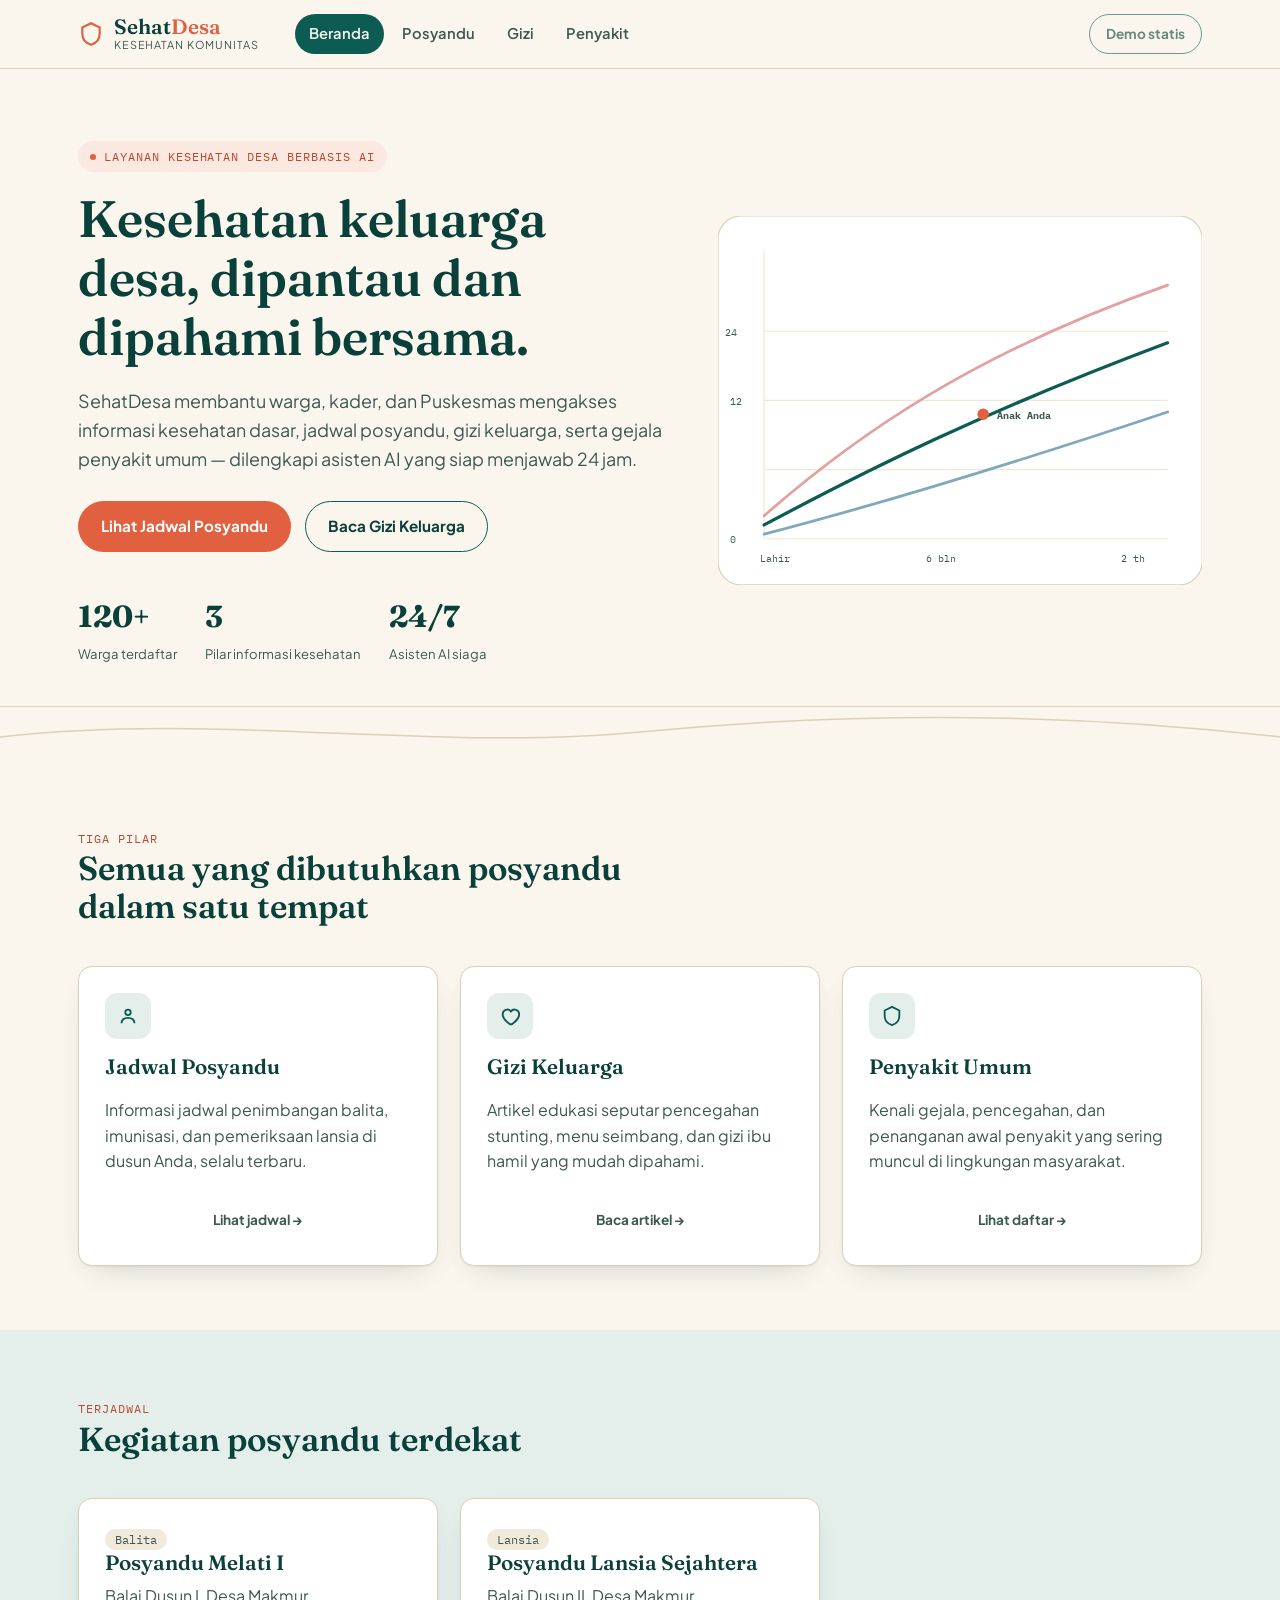
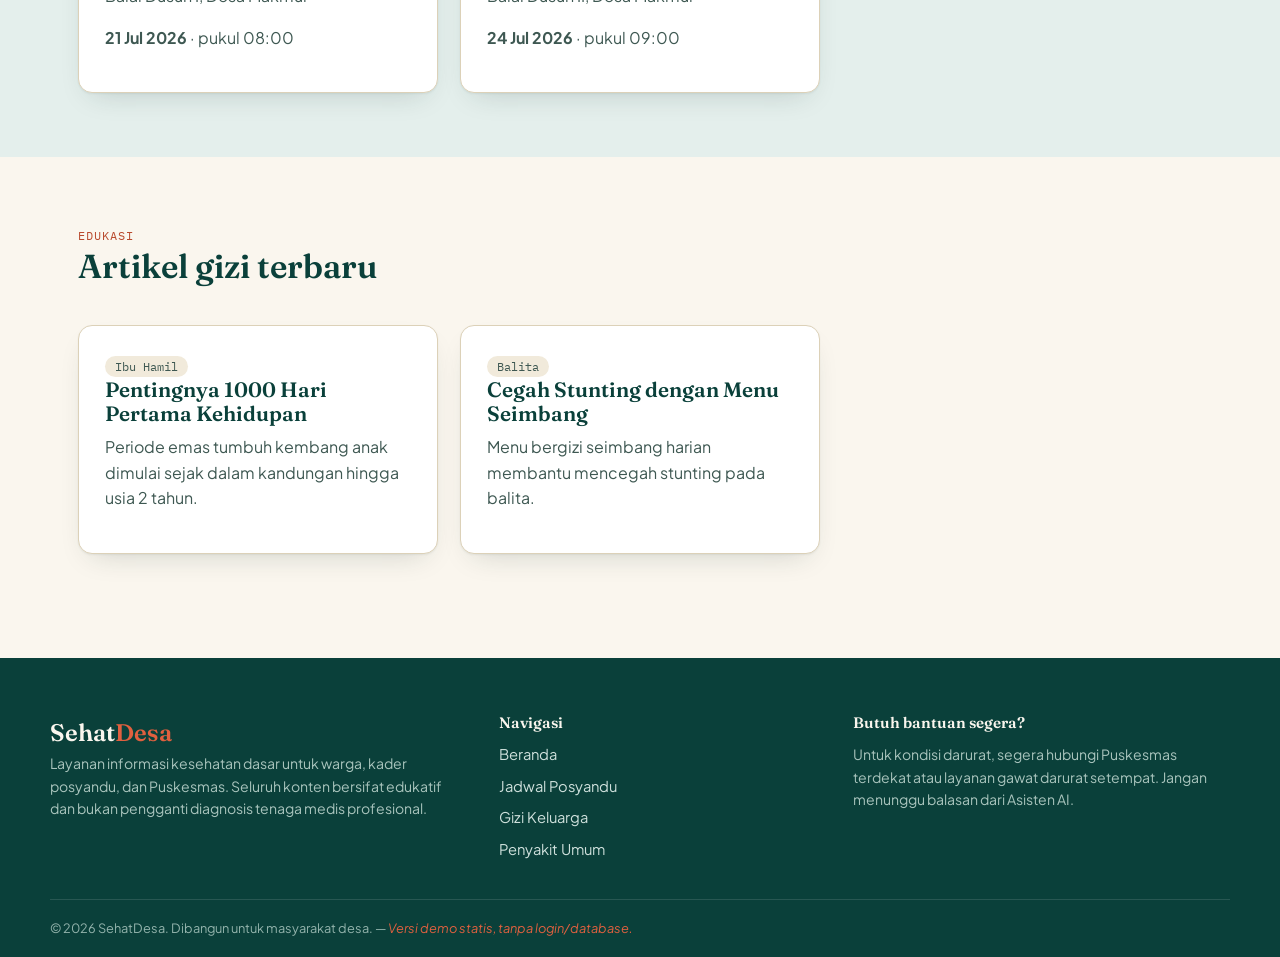
<file: index.html>
<!DOCTYPE html>
<html lang="id">
<head>
<meta charset="UTF-8">
<meta name="viewport" content="width=device-width, initial-scale=1.0">
<title>Beranda · SehatDesa</title>
<link rel="preconnect" href="https://fonts.googleapis.com">
<link href="https://fonts.googleapis.com/css2?family=Fraunces:wght@600;700&family=Plus+Jakarta+Sans:wght@400;500;600;700&family=IBM+Plex+Mono:wght@500&display=swap" rel="stylesheet">
<link rel="stylesheet" href="assets/css/style.css">
</head>
<body>
<header class="site-header">
  <div class="wrap site-header__inner" id="siteHeaderInner">
    <a href="index.html" class="brand">
      <span class="brand__mark">
        <svg width="26" height="26" viewBox="0 0 24 24" fill="none" stroke="currentColor" stroke-width="2"><path d="M12 2 4 6v6c0 5 3.5 8.5 8 10 4.5-1.5 8-5 8-10V6l-8-4z"/></svg>
      </span>
      <span class="brand__text">
        <span class="brand__name">Sehat<em>Desa</em></span>
        <span class="brand__tag">Kesehatan Komunitas</span>
      </span>
    </a>

    <nav class="main-nav">
      <a href="index.html" class="is-active">Beranda</a>
      <a href="posyandu.html">Posyandu</a>
      <a href="gizi.html">Gizi</a>
      <a href="penyakit.html">Penyakit</a>
    </nav>

    <div class="header-actions">
      <span class="btn btn--outline btn--sm" style="pointer-events:none; opacity:0.6;">Demo statis</span>
      <button class="nav-toggle" id="navToggle" aria-label="Buka menu" aria-expanded="false">
        <span></span><span></span><span></span>
      </button>
    </div>
  </div>
</header>

<main>

<section class="hero">
  <div class="wrap hero__inner">
    <div>
      <span class="hero__eyebrow">Layanan kesehatan desa berbasis AI</span>
      <h1>Kesehatan keluarga desa, dipantau dan dipahami bersama.</h1>
      <p class="lede">SehatDesa membantu warga, kader, dan Puskesmas mengakses informasi kesehatan dasar, jadwal posyandu, gizi keluarga, serta gejala penyakit umum — dilengkapi asisten AI yang siap menjawab 24 jam.</p>
      <div class="hero__actions">
        <a href="posyandu.html" class="btn btn--primary">Lihat Jadwal Posyandu</a>
        <a href="gizi.html" class="btn btn--outline">Baca Gizi Keluarga</a>
      </div>
      <div class="hero__stats">
        <div class="hero__stat"><strong>120+</strong><span>Warga terdaftar</span></div>
        <div class="hero__stat"><strong>3</strong><span>Pilar informasi kesehatan</span></div>
        <div class="hero__stat"><strong>24/7</strong><span>Asisten AI siaga</span></div>
      </div>
    </div>
    <div>
      <!-- Motif grafik pertumbuhan, terinspirasi Kartu Menuju Sehat (KMS) -->
      <svg class="growth-chart" viewBox="0 0 420 320" xmlns="http://www.w3.org/2000/svg">
        <rect x="0" y="0" width="420" height="320" rx="20" fill="#ffffff" stroke="#DCD1B8"/>
        <g stroke="#EFE7D4" stroke-width="1">
          <line x1="40" y1="30" x2="40" y2="280"/>
          <line x1="40" y1="280" x2="390" y2="280"/>
          <line x1="40" y1="220" x2="390" y2="220"/>
          <line x1="40" y1="160" x2="390" y2="160"/>
          <line x1="40" y1="100" x2="390" y2="100"/>
        </g>
        <text x="10" y="284">0</text><text x="10" y="164">12</text><text x="6" y="104">24</text>
        <text x="36" y="300">Lahir</text><text x="180" y="300">6 bln</text><text x="350" y="300">2 th</text>
        <path class="line-p97" d="M40 260 C 120 190, 220 120, 390 60" fill="none" stroke-width="2.4" stroke-linecap="round"/>
        <path class="line-p50" d="M40 268 C 130 220, 230 170, 390 110" fill="none" stroke-width="2.8" stroke-linecap="round"/>
        <path class="line-p3" d="M40 276 C 140 250, 240 220, 390 170" fill="none" stroke-width="2.4" stroke-linecap="round"/>
        <circle cx="230" cy="172" r="5" fill="#E0603F"/>
        <text x="242" y="176" fill="#E0603F" font-weight="700">Anak Anda</text>
      </svg>
    </div>
  </div>
</section>

<svg class="section-divider" viewBox="0 0 1180 46" preserveAspectRatio="none"><path d="M0 30 C 200 5, 400 45, 590 25 S 980 5, 1180 30" fill="none" stroke="currentColor" stroke-width="1.5"/></svg>

<section class="section">
  <div class="wrap">
    <div class="section__head">
      <span class="section__eyebrow">Tiga pilar</span>
      <h2>Semua yang dibutuhkan posyandu dalam satu tempat</h2>
    </div>
    <div class="grid grid--3">
      <div class="card card--feature">
        <span class="card__icon"><svg width="22" height="22" viewBox="0 0 24 24" fill="none" stroke="currentColor" stroke-width="2"><circle cx="12" cy="8" r="3"/><path d="M5 20c0-4 3-6 7-6s7 2 7 6"/></svg></span>
        <h3>Jadwal Posyandu</h3>
        <p>Informasi jadwal penimbangan balita, imunisasi, dan pemeriksaan lansia di dusun Anda, selalu terbaru.</p>
        <a href="posyandu.html" class="btn btn--ghost btn--sm">Lihat jadwal →</a>
      </div>
      <div class="card card--feature">
        <span class="card__icon"><svg width="22" height="22" viewBox="0 0 24 24" fill="none" stroke="currentColor" stroke-width="2"><path d="M12 21c-4-3-8-6-8-11a5 5 0 0 1 9-3 5 5 0 0 1 9 3c0 5-4 8-8 11z"/></svg></span>
        <h3>Gizi Keluarga</h3>
        <p>Artikel edukasi seputar pencegahan stunting, menu seimbang, dan gizi ibu hamil yang mudah dipahami.</p>
        <a href="gizi.html" class="btn btn--ghost btn--sm">Baca artikel →</a>
      </div>
      <div class="card card--feature">
        <span class="card__icon"><svg width="22" height="22" viewBox="0 0 24 24" fill="none" stroke="currentColor" stroke-width="2"><path d="M12 2 4 6v6c0 5 3.5 8.5 8 10 4.5-1.5 8-5 8-10V6l-8-4z"/></svg></span>
        <h3>Penyakit Umum</h3>
        <p>Kenali gejala, pencegahan, dan penanganan awal penyakit yang sering muncul di lingkungan masyarakat.</p>
        <a href="penyakit.html" class="btn btn--ghost btn--sm">Lihat daftar →</a>
      </div>
    </div>
  </div>
</section>

<section class="section section--tint">
  <div class="wrap">
    <div class="section__head">
      <span class="section__eyebrow">Terjadwal</span>
      <h2>Kegiatan posyandu terdekat</h2>
    </div>
    <div class="grid grid--3">
      <div class="card">
        <span class="pill">Balita</span>
        <h3>Posyandu Melati I</h3>
        <p>Balai Dusun I, Desa Makmur</p>
        <p><strong>21 Jul 2026</strong> · pukul 08:00</p>
      </div>
      <div class="card">
        <span class="pill">Lansia</span>
        <h3>Posyandu Lansia Sejahtera</h3>
        <p>Balai Dusun II, Desa Makmur</p>
        <p><strong>24 Jul 2026</strong> · pukul 09:00</p>
      </div>
    </div>
  </div>
</section>

<section class="section">
  <div class="wrap">
    <div class="section__head">
      <span class="section__eyebrow">Edukasi</span>
      <h2>Artikel gizi terbaru</h2>
    </div>
    <div class="grid grid--3">
      <div class="card">
        <span class="pill">Ibu Hamil</span>
        <h3>Pentingnya 1000 Hari Pertama Kehidupan</h3>
        <p>Periode emas tumbuh kembang anak dimulai sejak dalam kandungan hingga usia 2 tahun.</p>
      </div>
      <div class="card">
        <span class="pill">Balita</span>
        <h3>Cegah Stunting dengan Menu Seimbang</h3>
        <p>Menu bergizi seimbang harian membantu mencegah stunting pada balita.</p>
      </div>
    </div>
  </div>
</section>

</main>

<footer class="site-footer">
  <div class="wrap site-footer__inner">
    <div>
      <span class="brand__name brand__name--footer">Sehat<em>Desa</em></span>
      <p class="footer-note">Layanan informasi kesehatan dasar untuk warga, kader posyandu, dan Puskesmas. Seluruh konten bersifat edukatif dan bukan pengganti diagnosis tenaga medis profesional.</p>
    </div>
    <div>
      <h4>Navigasi</h4>
      <a href="index.html">Beranda</a>
      <a href="posyandu.html">Jadwal Posyandu</a>
      <a href="gizi.html">Gizi Keluarga</a>
      <a href="penyakit.html">Penyakit Umum</a>
    </div>
    <div>
      <h4>Butuh bantuan segera?</h4>
      <p>Untuk kondisi darurat, segera hubungi Puskesmas terdekat atau layanan gawat darurat setempat. Jangan menunggu balasan dari Asisten AI.</p>
    </div>
  </div>
  <div class="wrap site-footer__bottom">
    &copy; 2026 SehatDesa. Dibangun untuk masyarakat desa. — <em>Versi demo statis, tanpa login/database.</em>
  </div>
</footer>

<script src="assets/js/main.js"></script>
</body>
</html>
</file>
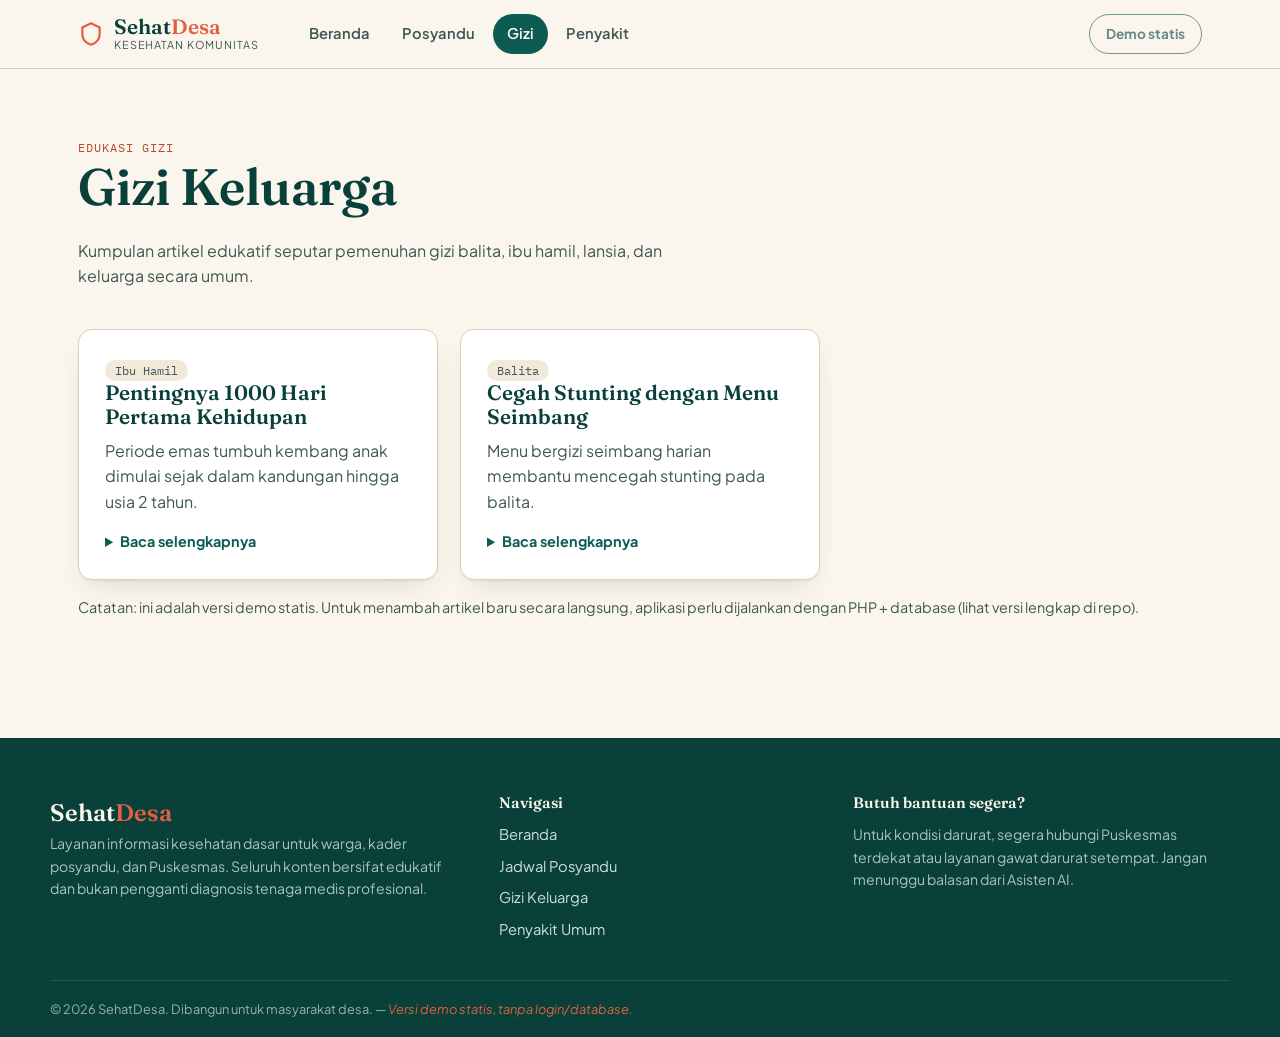
<file: gizi.html>
<!DOCTYPE html>
<html lang="id">
<head>
<meta charset="UTF-8">
<meta name="viewport" content="width=device-width, initial-scale=1.0">
<title>Gizi Keluarga · SehatDesa</title>
<link rel="preconnect" href="https://fonts.googleapis.com">
<link href="https://fonts.googleapis.com/css2?family=Fraunces:wght@600;700&family=Plus+Jakarta+Sans:wght@400;500;600;700&family=IBM+Plex+Mono:wght@500&display=swap" rel="stylesheet">
<link rel="stylesheet" href="assets/css/style.css">
</head>
<body>
<header class="site-header">
  <div class="wrap site-header__inner" id="siteHeaderInner">
    <a href="index.html" class="brand">
      <span class="brand__mark">
        <svg width="26" height="26" viewBox="0 0 24 24" fill="none" stroke="currentColor" stroke-width="2"><path d="M12 2 4 6v6c0 5 3.5 8.5 8 10 4.5-1.5 8-5 8-10V6l-8-4z"/></svg>
      </span>
      <span class="brand__text">
        <span class="brand__name">Sehat<em>Desa</em></span>
        <span class="brand__tag">Kesehatan Komunitas</span>
      </span>
    </a>

    <nav class="main-nav">
      <a href="index.html">Beranda</a>
      <a href="posyandu.html">Posyandu</a>
      <a href="gizi.html" class="is-active">Gizi</a>
      <a href="penyakit.html">Penyakit</a>
    </nav>

    <div class="header-actions">
      <span class="btn btn--outline btn--sm" style="pointer-events:none; opacity:0.6;">Demo statis</span>
      <button class="nav-toggle" id="navToggle" aria-label="Buka menu" aria-expanded="false">
        <span></span><span></span><span></span>
      </button>
    </div>
  </div>
</header>

<main>
<section class="section">
  <div class="wrap">
    <div class="section__head">
      <span class="section__eyebrow">Edukasi gizi</span>
      <h1>Gizi Keluarga</h1>
      <p>Kumpulan artikel edukatif seputar pemenuhan gizi balita, ibu hamil, lansia, dan keluarga secara umum.</p>
    </div>

    <div class="grid grid--3">
      <div class="card">
        <span class="pill">Ibu Hamil</span>
        <h3>Pentingnya 1000 Hari Pertama Kehidupan</h3>
        <p>Periode emas tumbuh kembang anak dimulai sejak dalam kandungan hingga usia 2 tahun.</p>
        <details>
          <summary style="cursor:pointer; font-weight:700; color:var(--teal); font-size:0.9rem;">Baca selengkapnya</summary>
          <p style="margin-top:10px;">Seribu hari pertama kehidupan, dihitung sejak masa kehamilan hingga anak berusia dua tahun, merupakan periode paling menentukan bagi tumbuh kembang anak. Kecukupan gizi ibu hamil dan menyusui, serta pemberian ASI eksklusif enam bulan, sangat memengaruhi kualitas fisik dan kecerdasan anak di masa depan.</p>
        </details>
      </div>
      <div class="card">
        <span class="pill">Balita</span>
        <h3>Cegah Stunting dengan Menu Seimbang</h3>
        <p>Menu bergizi seimbang harian membantu mencegah stunting pada balita.</p>
        <details>
          <summary style="cursor:pointer; font-weight:700; color:var(--teal); font-size:0.9rem;">Baca selengkapnya</summary>
          <p style="margin-top:10px;">Stunting dapat dicegah dengan memastikan balita mendapat menu yang mengandung karbohidrat, protein hewani, sayur, dan buah setiap hari. Pemberian makanan pendamping ASI yang tepat sejak usia 6 bulan menjadi kunci utama pencegahan.</p>
        </details>
      </div>
    </div>
    <p style="margin-top:16px; font-size:0.9rem; color:var(--ink-soft);">Catatan: ini adalah versi demo statis. Untuk menambah artikel baru secara langsung, aplikasi perlu dijalankan dengan PHP + database (lihat versi lengkap di repo).</p>
  </div>
</section>
</main>

<footer class="site-footer">
  <div class="wrap site-footer__inner">
    <div>
      <span class="brand__name brand__name--footer">Sehat<em>Desa</em></span>
      <p class="footer-note">Layanan informasi kesehatan dasar untuk warga, kader posyandu, dan Puskesmas. Seluruh konten bersifat edukatif dan bukan pengganti diagnosis tenaga medis profesional.</p>
    </div>
    <div>
      <h4>Navigasi</h4>
      <a href="index.html">Beranda</a>
      <a href="posyandu.html">Jadwal Posyandu</a>
      <a href="gizi.html">Gizi Keluarga</a>
      <a href="penyakit.html">Penyakit Umum</a>
    </div>
    <div>
      <h4>Butuh bantuan segera?</h4>
      <p>Untuk kondisi darurat, segera hubungi Puskesmas terdekat atau layanan gawat darurat setempat. Jangan menunggu balasan dari Asisten AI.</p>
    </div>
  </div>
  <div class="wrap site-footer__bottom">
    &copy; 2026 SehatDesa. Dibangun untuk masyarakat desa. — <em>Versi demo statis, tanpa login/database.</em>
  </div>
</footer>

<script src="assets/js/main.js"></script>
</body>
</html>
</file>
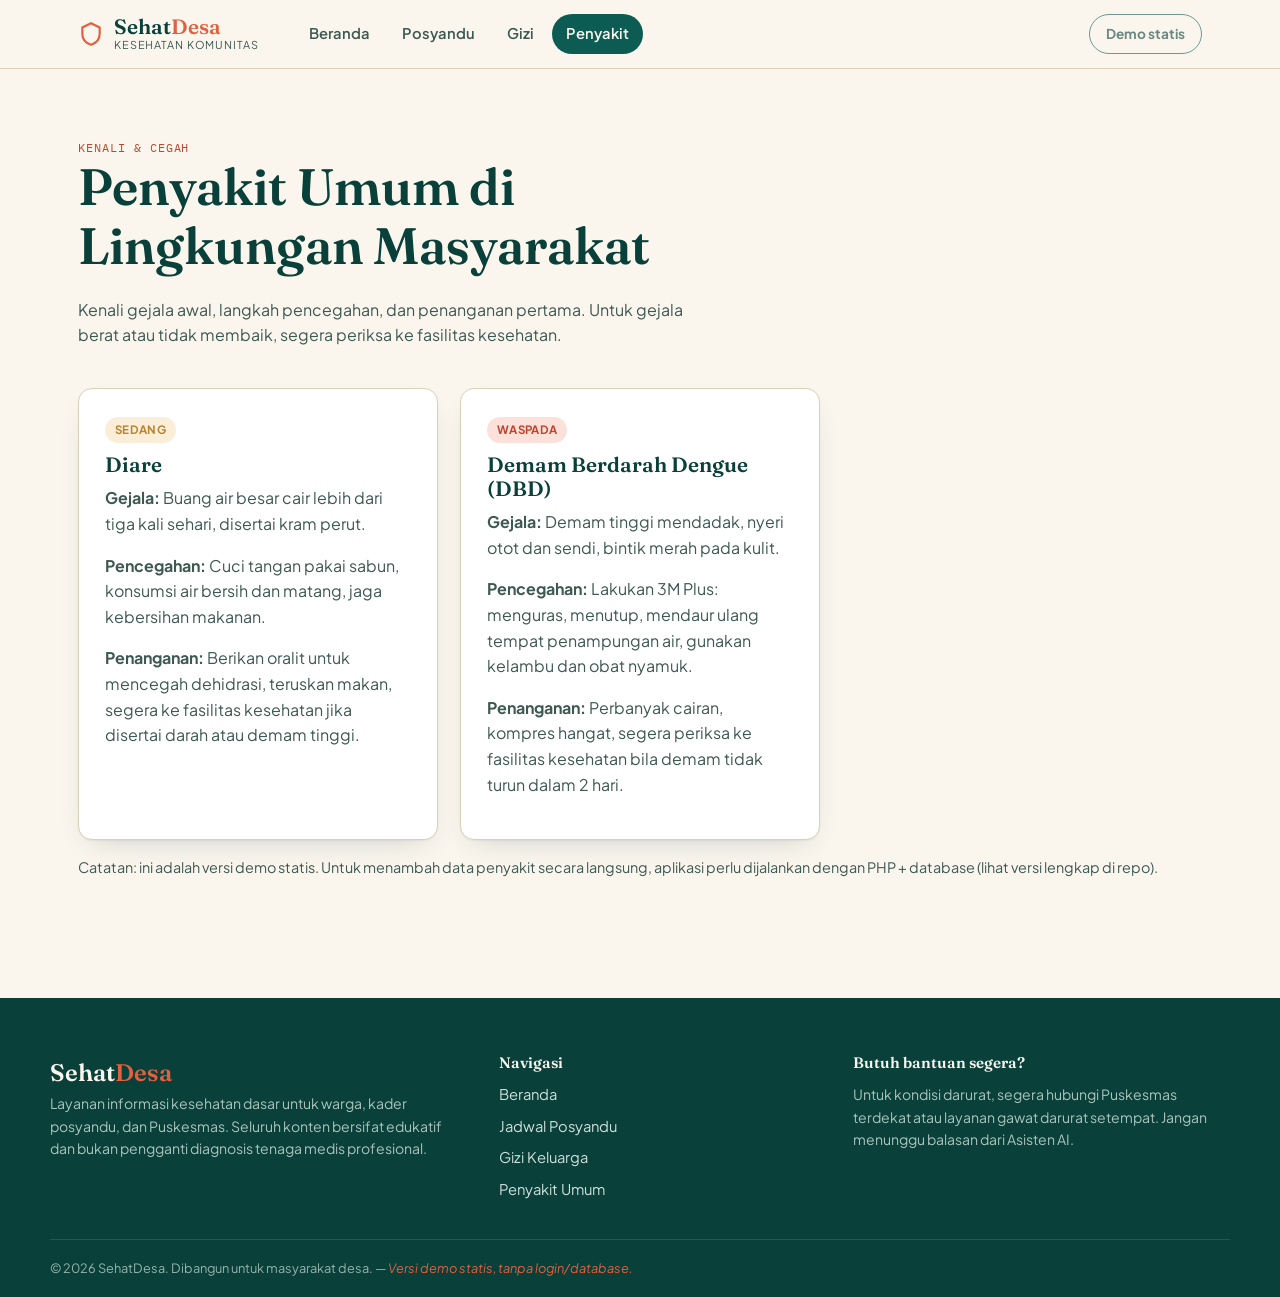
<file: penyakit.html>
<!DOCTYPE html>
<html lang="id">
<head>
<meta charset="UTF-8">
<meta name="viewport" content="width=device-width, initial-scale=1.0">
<title>Penyakit Umum · SehatDesa</title>
<link rel="preconnect" href="https://fonts.googleapis.com">
<link href="https://fonts.googleapis.com/css2?family=Fraunces:wght@600;700&family=Plus+Jakarta+Sans:wght@400;500;600;700&family=IBM+Plex+Mono:wght@500&display=swap" rel="stylesheet">
<link rel="stylesheet" href="assets/css/style.css">
</head>
<body>
<header class="site-header">
  <div class="wrap site-header__inner" id="siteHeaderInner">
    <a href="index.html" class="brand">
      <span class="brand__mark">
        <svg width="26" height="26" viewBox="0 0 24 24" fill="none" stroke="currentColor" stroke-width="2"><path d="M12 2 4 6v6c0 5 3.5 8.5 8 10 4.5-1.5 8-5 8-10V6l-8-4z"/></svg>
      </span>
      <span class="brand__text">
        <span class="brand__name">Sehat<em>Desa</em></span>
        <span class="brand__tag">Kesehatan Komunitas</span>
      </span>
    </a>

    <nav class="main-nav">
      <a href="index.html">Beranda</a>
      <a href="posyandu.html">Posyandu</a>
      <a href="gizi.html">Gizi</a>
      <a href="penyakit.html" class="is-active">Penyakit</a>
    </nav>

    <div class="header-actions">
      <span class="btn btn--outline btn--sm" style="pointer-events:none; opacity:0.6;">Demo statis</span>
      <button class="nav-toggle" id="navToggle" aria-label="Buka menu" aria-expanded="false">
        <span></span><span></span><span></span>
      </button>
    </div>
  </div>
</header>

<main>
<section class="section">
  <div class="wrap">
    <div class="section__head">
      <span class="section__eyebrow">Kenali & cegah</span>
      <h1>Penyakit Umum di Lingkungan Masyarakat</h1>
      <p>Kenali gejala awal, langkah pencegahan, dan penanganan pertama. Untuk gejala berat atau tidak membaik, segera periksa ke fasilitas kesehatan.</p>
    </div>

    <div class="grid grid--3">
      <div class="card">
        <span class="badge badge--warn">Sedang</span>
        <h3 style="margin-top:10px;">Diare</h3>
        <p><strong>Gejala:</strong> Buang air besar cair lebih dari tiga kali sehari, disertai kram perut.</p>
        <p><strong>Pencegahan:</strong> Cuci tangan pakai sabun, konsumsi air bersih dan matang, jaga kebersihan makanan.</p>
        <p><strong>Penanganan:</strong> Berikan oralit untuk mencegah dehidrasi, teruskan makan, segera ke fasilitas kesehatan jika disertai darah atau demam tinggi.</p>
      </div>
      <div class="card">
        <span class="badge badge--danger">Waspada</span>
        <h3 style="margin-top:10px;">Demam Berdarah Dengue (DBD)</h3>
        <p><strong>Gejala:</strong> Demam tinggi mendadak, nyeri otot dan sendi, bintik merah pada kulit.</p>
        <p><strong>Pencegahan:</strong> Lakukan 3M Plus: menguras, menutup, mendaur ulang tempat penampungan air, gunakan kelambu dan obat nyamuk.</p>
        <p><strong>Penanganan:</strong> Perbanyak cairan, kompres hangat, segera periksa ke fasilitas kesehatan bila demam tidak turun dalam 2 hari.</p>
      </div>
    </div>
    <p style="margin-top:16px; font-size:0.9rem; color:var(--ink-soft);">Catatan: ini adalah versi demo statis. Untuk menambah data penyakit secara langsung, aplikasi perlu dijalankan dengan PHP + database (lihat versi lengkap di repo).</p>
  </div>
</section>
</main>

<footer class="site-footer">
  <div class="wrap site-footer__inner">
    <div>
      <span class="brand__name brand__name--footer">Sehat<em>Desa</em></span>
      <p class="footer-note">Layanan informasi kesehatan dasar untuk warga, kader posyandu, dan Puskesmas. Seluruh konten bersifat edukatif dan bukan pengganti diagnosis tenaga medis profesional.</p>
    </div>
    <div>
      <h4>Navigasi</h4>
      <a href="index.html">Beranda</a>
      <a href="posyandu.html">Jadwal Posyandu</a>
      <a href="gizi.html">Gizi Keluarga</a>
      <a href="penyakit.html">Penyakit Umum</a>
    </div>
    <div>
      <h4>Butuh bantuan segera?</h4>
      <p>Untuk kondisi darurat, segera hubungi Puskesmas terdekat atau layanan gawat darurat setempat. Jangan menunggu balasan dari Asisten AI.</p>
    </div>
  </div>
  <div class="wrap site-footer__bottom">
    &copy; 2026 SehatDesa. Dibangun untuk masyarakat desa. — <em>Versi demo statis, tanpa login/database.</em>
  </div>
</footer>

<script src="assets/js/main.js"></script>
</body>
</html>
</file>
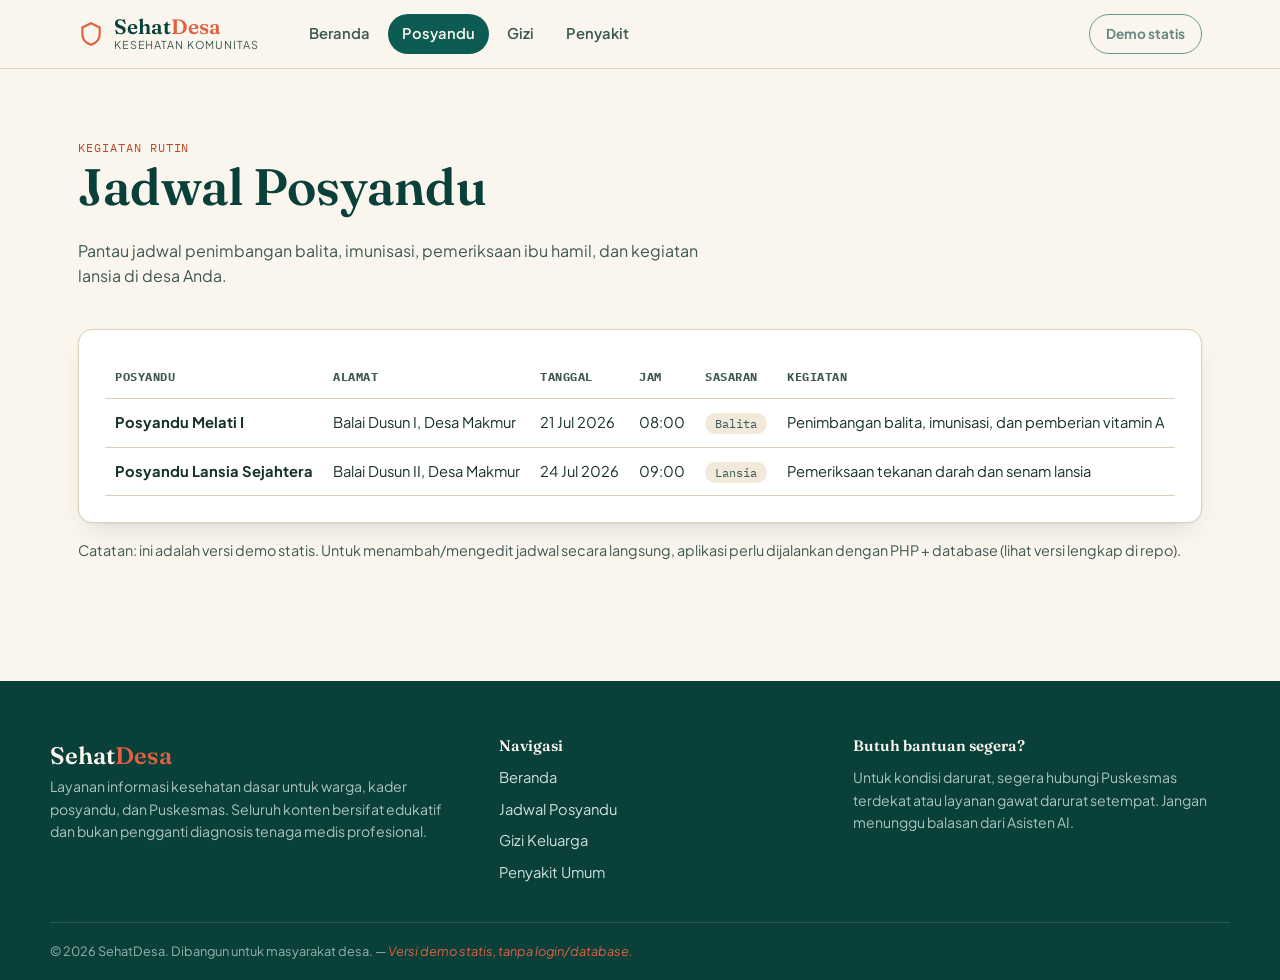
<file: posyandu.html>
<!DOCTYPE html>
<html lang="id">
<head>
<meta charset="UTF-8">
<meta name="viewport" content="width=device-width, initial-scale=1.0">
<title>Jadwal Posyandu · SehatDesa</title>
<link rel="preconnect" href="https://fonts.googleapis.com">
<link href="https://fonts.googleapis.com/css2?family=Fraunces:wght@600;700&family=Plus+Jakarta+Sans:wght@400;500;600;700&family=IBM+Plex+Mono:wght@500&display=swap" rel="stylesheet">
<link rel="stylesheet" href="assets/css/style.css">
</head>
<body>
<header class="site-header">
  <div class="wrap site-header__inner" id="siteHeaderInner">
    <a href="index.html" class="brand">
      <span class="brand__mark">
        <svg width="26" height="26" viewBox="0 0 24 24" fill="none" stroke="currentColor" stroke-width="2"><path d="M12 2 4 6v6c0 5 3.5 8.5 8 10 4.5-1.5 8-5 8-10V6l-8-4z"/></svg>
      </span>
      <span class="brand__text">
        <span class="brand__name">Sehat<em>Desa</em></span>
        <span class="brand__tag">Kesehatan Komunitas</span>
      </span>
    </a>

    <nav class="main-nav">
      <a href="index.html">Beranda</a>
      <a href="posyandu.html" class="is-active">Posyandu</a>
      <a href="gizi.html">Gizi</a>
      <a href="penyakit.html">Penyakit</a>
    </nav>

    <div class="header-actions">
      <span class="btn btn--outline btn--sm" style="pointer-events:none; opacity:0.6;">Demo statis</span>
      <button class="nav-toggle" id="navToggle" aria-label="Buka menu" aria-expanded="false">
        <span></span><span></span><span></span>
      </button>
    </div>
  </div>
</header>

<main>
<section class="section">
  <div class="wrap">
    <div class="section__head">
      <span class="section__eyebrow">Kegiatan rutin</span>
      <h1>Jadwal Posyandu</h1>
      <p>Pantau jadwal penimbangan balita, imunisasi, pemeriksaan ibu hamil, dan kegiatan lansia di desa Anda.</p>
    </div>

    <div class="card" style="overflow-x:auto;">
      <table>
        <thead>
          <tr><th>Posyandu</th><th>Alamat</th><th>Tanggal</th><th>Jam</th><th>Sasaran</th><th>Kegiatan</th></tr>
        </thead>
        <tbody>
          <tr>
            <td><strong>Posyandu Melati I</strong></td>
            <td>Balai Dusun I, Desa Makmur</td>
            <td>21 Jul 2026</td>
            <td>08:00</td>
            <td><span class="pill">Balita</span></td>
            <td>Penimbangan balita, imunisasi, dan pemberian vitamin A</td>
          </tr>
          <tr>
            <td><strong>Posyandu Lansia Sejahtera</strong></td>
            <td>Balai Dusun II, Desa Makmur</td>
            <td>24 Jul 2026</td>
            <td>09:00</td>
            <td><span class="pill">Lansia</span></td>
            <td>Pemeriksaan tekanan darah dan senam lansia</td>
          </tr>
        </tbody>
      </table>
    </div>
    <p style="margin-top:16px; font-size:0.9rem; color:var(--ink-soft);">Catatan: ini adalah versi demo statis. Untuk menambah/mengedit jadwal secara langsung, aplikasi perlu dijalankan dengan PHP + database (lihat versi lengkap di repo).</p>
  </div>
</section>
</main>

<footer class="site-footer">
  <div class="wrap site-footer__inner">
    <div>
      <span class="brand__name brand__name--footer">Sehat<em>Desa</em></span>
      <p class="footer-note">Layanan informasi kesehatan dasar untuk warga, kader posyandu, dan Puskesmas. Seluruh konten bersifat edukatif dan bukan pengganti diagnosis tenaga medis profesional.</p>
    </div>
    <div>
      <h4>Navigasi</h4>
      <a href="index.html">Beranda</a>
      <a href="posyandu.html">Jadwal Posyandu</a>
      <a href="gizi.html">Gizi Keluarga</a>
      <a href="penyakit.html">Penyakit Umum</a>
    </div>
    <div>
      <h4>Butuh bantuan segera?</h4>
      <p>Untuk kondisi darurat, segera hubungi Puskesmas terdekat atau layanan gawat darurat setempat. Jangan menunggu balasan dari Asisten AI.</p>
    </div>
  </div>
  <div class="wrap site-footer__bottom">
    &copy; 2026 SehatDesa. Dibangun untuk masyarakat desa. — <em>Versi demo statis, tanpa login/database.</em>
  </div>
</footer>

<script src="assets/js/main.js"></script>
</body>
</html>
</file>
<file: assets/css/style.css>
/* =====================================================================
   SehatDesa — Design System
   Palette diambil dari warna Kartu Menuju Sehat (KMS) yang dikenal
   masyarakat: hijau sawah, teal mendalam, merah-bata posyandu, dan
   biru/pink pastel kartu balita — dipadukan dengan kertas hangat.
   ===================================================================== */

:root {
  /* Warna */
  --paper:        #FAF6EE;
  --paper-dim:     #F1EADB;
  --ink:          #16302C;
  --ink-soft:     #3E5852;
  --teal:         #0D5C53;
  --teal-dark:    #0A403A;
  --teal-tint:    #E4EFEC;
  --coral:        #E0603F;
  --coral-dark:   #B94A2E;
  --gold:         #C79A3B;
  --sky:          #7FA9BA;
  --pink:         #E3A0A0;
  --line:         #DCD1B8;
  --danger:       #C1442A;
  --warn:         #B9822C;
  --ok:           #2F7A4F;

  /* Tipografi */
  --font-display: 'Fraunces', 'Georgia', serif;
  --font-body:    'Plus Jakarta Sans', 'Segoe UI', sans-serif;
  --font-mono:    'IBM Plex Mono', monospace;

  --radius-sm: 8px;
  --radius-md: 14px;
  --radius-lg: 26px;
  --shadow-card: 0 1px 2px rgba(22,48,44,0.06), 0 12px 28px -14px rgba(22,48,44,0.22);
}

* { box-sizing: border-box; }
html { scroll-behavior: smooth; }

body {
  margin: 0;
  background: var(--paper);
  color: var(--ink);
  font-family: var(--font-body);
  font-size: 16px;
  line-height: 1.6;
  -webkit-font-smoothing: antialiased;
}

a { color: inherit; text-decoration: none; }
img { max-width: 100%; display: block; }

.wrap {
  max-width: 1180px;
  margin: 0 auto;
  padding: 0 28px;
}

h1, h2, h3, h4 {
  font-family: var(--font-display);
  color: var(--teal-dark);
  margin: 0 0 0.4em;
  line-height: 1.15;
  font-weight: 600;
}
h1 { font-size: clamp(2.1rem, 4vw, 3.2rem); }
h2 { font-size: clamp(1.6rem, 2.6vw, 2.2rem); }
h3 { font-size: 1.3rem; }
p { margin: 0 0 1em; color: var(--ink-soft); }

em { font-style: italic; color: var(--coral); }

:focus-visible {
  outline: 3px solid var(--gold);
  outline-offset: 2px;
}

/* ---------------------------------------------------------------- */
/* Header */
/* ---------------------------------------------------------------- */
.site-header {
  position: sticky;
  top: 0;
  z-index: 50;
  background: rgba(250, 246, 238, 0.92);
  backdrop-filter: blur(8px);
  border-bottom: 1px solid var(--line);
}
.site-header__inner {
  display: flex;
  align-items: center;
  gap: 24px;
  padding-top: 14px;
  padding-bottom: 14px;
}
.brand { display: flex; align-items: center; gap: 10px; color: var(--teal-dark); flex-shrink: 0; }
.brand__mark { color: var(--coral); display: flex; }
.brand__text { display: flex; flex-direction: column; line-height: 1.1; }
.brand__name { font-family: var(--font-display); font-weight: 600; font-size: 1.3rem; }
.brand__name em { font-style: normal; color: var(--coral); }
.brand__name--footer { font-size: 1.5rem; color: var(--paper); }
.brand__tag { font-size: 0.68rem; letter-spacing: 0.08em; text-transform: uppercase; color: var(--ink-soft); }

.main-nav { display: flex; gap: 4px; margin-left: 12px; flex: 1; }
.main-nav a {
  padding: 8px 14px;
  border-radius: 999px;
  font-weight: 600;
  font-size: 0.92rem;
  color: var(--ink-soft);
  transition: background .15s ease, color .15s ease;
}
.main-nav a:hover { background: var(--teal-tint); color: var(--teal-dark); }
.main-nav a.is-active { background: var(--teal); color: var(--paper); }

.header-actions { display: flex; align-items: center; gap: 10px; }
.user-chip { display: flex; align-items: center; gap: 8px; padding: 4px 10px 4px 4px; border-radius: 999px; background: var(--teal-tint); }
.user-chip__avatar { width: 28px; height: 28px; border-radius: 50%; background: var(--teal); color: var(--paper); display: flex; align-items: center; justify-content: center; font-weight: 700; font-size: 0.85rem; }
.user-chip__name { font-size: 0.85rem; font-weight: 600; color: var(--teal-dark); }

.nav-toggle { display: none; flex-direction: column; gap: 4px; background: none; border: 0; cursor: pointer; padding: 8px; }
.nav-toggle span { width: 22px; height: 2px; background: var(--ink); border-radius: 2px; }

/* ---------------------------------------------------------------- */
/* Buttons */
/* ---------------------------------------------------------------- */
.btn {
  display: inline-flex;
  align-items: center;
  justify-content: center;
  gap: 8px;
  border-radius: 999px;
  padding: 12px 22px;
  font-family: var(--font-body);
  font-weight: 700;
  font-size: 0.95rem;
  border: 1px solid transparent;
  cursor: pointer;
  transition: transform .12s ease, background .15s ease, border-color .15s ease, color .15s ease;
}
.btn:hover { transform: translateY(-1px); }
.btn--primary { background: var(--coral); color: #fff; }
.btn--primary:hover { background: var(--coral-dark); }
.btn--outline { background: transparent; border-color: var(--teal); color: var(--teal-dark); }
.btn--outline:hover { background: var(--teal-tint); }
.btn--ghost { background: transparent; color: var(--ink-soft); }
.btn--ghost:hover { color: var(--teal-dark); }
.btn--sm { padding: 8px 16px; font-size: 0.85rem; }
.btn--block { width: 100%; }
.btn[disabled] { opacity: 0.6; cursor: not-allowed; transform: none; }

/* ---------------------------------------------------------------- */
/* Hero */
/* ---------------------------------------------------------------- */
.hero {
  position: relative;
  overflow: hidden;
  padding: 72px 0 40px;
  border-bottom: 1px solid var(--line);
}
.hero__inner { display: grid; grid-template-columns: 1.1fr 0.9fr; gap: 48px; align-items: center; }
.hero__eyebrow {
  display: inline-flex; align-items: center; gap: 8px;
  font-family: var(--font-mono); font-size: 0.75rem; letter-spacing: 0.08em; text-transform: uppercase;
  color: var(--coral-dark); background: #fbe8e0; padding: 6px 12px; border-radius: 999px; margin-bottom: 18px;
}
.hero__eyebrow::before { content: ''; width: 6px; height: 6px; border-radius: 50%; background: var(--coral); }
.hero p.lede { font-size: 1.12rem; max-width: 46ch; }
.hero__actions { display: flex; gap: 14px; margin-top: 28px; flex-wrap: wrap; }
.hero__stats { display: flex; gap: 28px; margin-top: 40px; flex-wrap: wrap; }
.hero__stat strong { display: block; font-family: var(--font-display); font-size: 1.9rem; color: var(--teal-dark); }
.hero__stat span { font-size: 0.82rem; color: var(--ink-soft); }

.growth-chart { width: 100%; height: auto; color: var(--teal); }
.growth-chart .line-p97 { stroke: var(--pink); }
.growth-chart .line-p50 { stroke: var(--teal); }
.growth-chart .line-p3 { stroke: var(--sky); }
.growth-chart text { font-family: var(--font-mono); font-size: 9px; fill: var(--ink-soft); }

.section-divider {
  width: 100%; height: 46px; color: var(--line); margin: 0;
}

/* ---------------------------------------------------------------- */
/* Sections & cards */
/* ---------------------------------------------------------------- */
.section { padding: 64px 0; }
.section--tint { background: var(--teal-tint); }
.section__head { max-width: 640px; margin-bottom: 40px; }
.section__eyebrow { font-family: var(--font-mono); font-size: 0.75rem; text-transform: uppercase; letter-spacing: 0.08em; color: var(--coral-dark); }

.grid { display: grid; gap: 22px; }
.grid--3 { grid-template-columns: repeat(3, 1fr); }
.grid--2 { grid-template-columns: repeat(2, 1fr); }

.card {
  background: #fff;
  border: 1px solid var(--line);
  border-radius: var(--radius-md);
  padding: 26px;
  box-shadow: var(--shadow-card);
}
.card--feature { display: flex; flex-direction: column; gap: 10px; }
.card__icon {
  width: 46px; height: 46px; border-radius: 12px;
  background: var(--teal-tint); color: var(--teal);
  display: flex; align-items: center; justify-content: center;
  margin-bottom: 6px;
}
.card--pad-lg { padding: 34px; }

.badge {
  display: inline-flex; align-items: center; gap: 6px;
  font-size: 0.72rem; font-weight: 700; letter-spacing: 0.03em; text-transform: uppercase;
  padding: 4px 10px; border-radius: 999px;
}
.badge--ok { background: #E4F1E8; color: var(--ok); }
.badge--warn { background: #FBEED9; color: var(--warn); }
.badge--danger { background: #FBE1DA; color: var(--danger); }

.pill { font-family: var(--font-mono); font-size: 0.72rem; padding: 3px 10px; border-radius: 999px; background: var(--paper-dim); color: var(--ink-soft); }

/* ---------------------------------------------------------------- */
/* Forms */
/* ---------------------------------------------------------------- */
.form-shell {
  max-width: 460px;
  margin: 56px auto;
  background: #fff;
  border: 1px solid var(--line);
  border-radius: var(--radius-lg);
  padding: 42px;
  box-shadow: var(--shadow-card);
}
.form-shell--wide { max-width: 720px; }
.field { margin-bottom: 18px; }
.field label { display: block; font-weight: 700; font-size: 0.86rem; color: var(--teal-dark); margin-bottom: 6px; }
.field .hint { font-size: 0.78rem; color: var(--ink-soft); margin-top: 4px; }
input, select, textarea {
  width: 100%;
  padding: 12px 14px;
  border-radius: var(--radius-sm);
  border: 1.5px solid var(--line);
  background: var(--paper);
  font-family: var(--font-body);
  font-size: 0.95rem;
  color: var(--ink);
  transition: border-color .15s ease, background .15s ease;
}
input:focus, select:focus, textarea:focus { border-color: var(--teal); background: #fff; outline: none; }
textarea { resize: vertical; min-height: 100px; }
.form-foot { margin-top: 20px; text-align: center; font-size: 0.9rem; color: var(--ink-soft); }

.alert { border-radius: var(--radius-sm); padding: 14px 18px; margin: 18px 0; font-size: 0.92rem; font-weight: 600; }
.alert--success { background: #E4F1E8; color: var(--ok); border: 1px solid #bfe2cb; }
.alert--error { background: #FBE1DA; color: var(--danger); border: 1px solid #f1beac; }

table { width: 100%; border-collapse: collapse; }
th, td { text-align: left; padding: 12px 10px; border-bottom: 1px solid var(--line); font-size: 0.92rem; }
th { font-family: var(--font-mono); font-size: 0.72rem; text-transform: uppercase; letter-spacing: 0.05em; color: var(--ink-soft); }

/* ---------------------------------------------------------------- */
/* Chat */
/* ---------------------------------------------------------------- */
.chat-shell {
  max-width: 820px;
  margin: 40px auto 80px;
  background: #fff;
  border: 1px solid var(--line);
  border-radius: var(--radius-lg);
  box-shadow: var(--shadow-card);
  overflow: hidden;
}
.chat-shell__head {
  padding: 20px 26px;
  background: var(--teal-dark);
  color: var(--paper);
  display: flex;
  align-items: center;
  gap: 12px;
}
.chat-shell__head .dot { width: 9px; height: 9px; border-radius: 50%; background: #6fe0b8; box-shadow: 0 0 0 4px rgba(111,224,184,0.2); }
.chat-shell__disclaimer {
  padding: 12px 26px;
  background: #FBEED9;
  color: var(--warn);
  font-size: 0.8rem;
  border-bottom: 1px solid var(--line);
}
.chat-log { padding: 26px; height: 440px; overflow-y: auto; display: flex; flex-direction: column; gap: 16px; background: var(--paper); }
.msg { max-width: 78%; padding: 12px 16px; border-radius: 16px; font-size: 0.94rem; line-height: 1.55; }
.msg--user { align-self: flex-end; background: var(--teal); color: #fff; border-bottom-right-radius: 4px; }
.msg--ai { align-self: flex-start; background: #fff; border: 1px solid var(--line); border-bottom-left-radius: 4px; }
.msg--ai .msg__label { font-family: var(--font-mono); font-size: 0.68rem; text-transform: uppercase; color: var(--coral-dark); display: block; margin-bottom: 4px; }
.chat-form { display: flex; gap: 10px; padding: 18px 26px; border-top: 1px solid var(--line); background: #fff; }
.chat-form textarea { flex: 1; min-height: 48px; max-height: 120px; }
.chat-empty { text-align: center; color: var(--ink-soft); margin-top: 60px; font-size: 0.9rem; }

/* ---------------------------------------------------------------- */
/* Footer */
/* ---------------------------------------------------------------- */
.site-footer { background: var(--teal-dark); color: #cfe0dc; margin-top: 40px; }
.site-footer__inner { display: grid; grid-template-columns: 1.3fr 1fr 1.2fr; gap: 40px; padding: 56px 0 30px; }
.site-footer h4 { color: var(--paper); font-size: 0.95rem; margin-bottom: 12px; }
.site-footer a { display: block; color: #cfe0dc; margin-bottom: 8px; font-size: 0.92rem; }
.site-footer a:hover { color: var(--paper); }
.site-footer p { color: #a9c4bd; font-size: 0.88rem; }
.footer-note { font-size: 0.82rem; }
.site-footer__bottom { border-top: 1px solid rgba(255,255,255,0.12); padding: 18px 0; font-size: 0.8rem; color: #93b3ac; }

/* ---------------------------------------------------------------- */
/* Responsive */
/* ---------------------------------------------------------------- */
@media (max-width: 960px) {
  .hero__inner { grid-template-columns: 1fr; }
  .grid--3 { grid-template-columns: repeat(2, 1fr); }
  .site-footer__inner { grid-template-columns: 1fr; }
}
@media (max-width: 760px) {
  .main-nav, .header-actions .btn--outline.btn--sm:not(.nav-toggle) { display: none; }
  .header-actions .user-chip { display: none; }
  .nav-toggle { display: flex; }
  .site-header__inner.is-open .main-nav {
    display: flex; position: absolute; top: 100%; left: 0; right: 0;
    flex-direction: column; background: var(--paper); padding: 12px 28px 20px;
    border-bottom: 1px solid var(--line);
  }
  .grid--3, .grid--2 { grid-template-columns: 1fr; }
  .form-shell { margin: 32px 18px; padding: 28px; }
  .chat-log { height: 360px; }
  .msg { max-width: 90%; }
}
</file>
